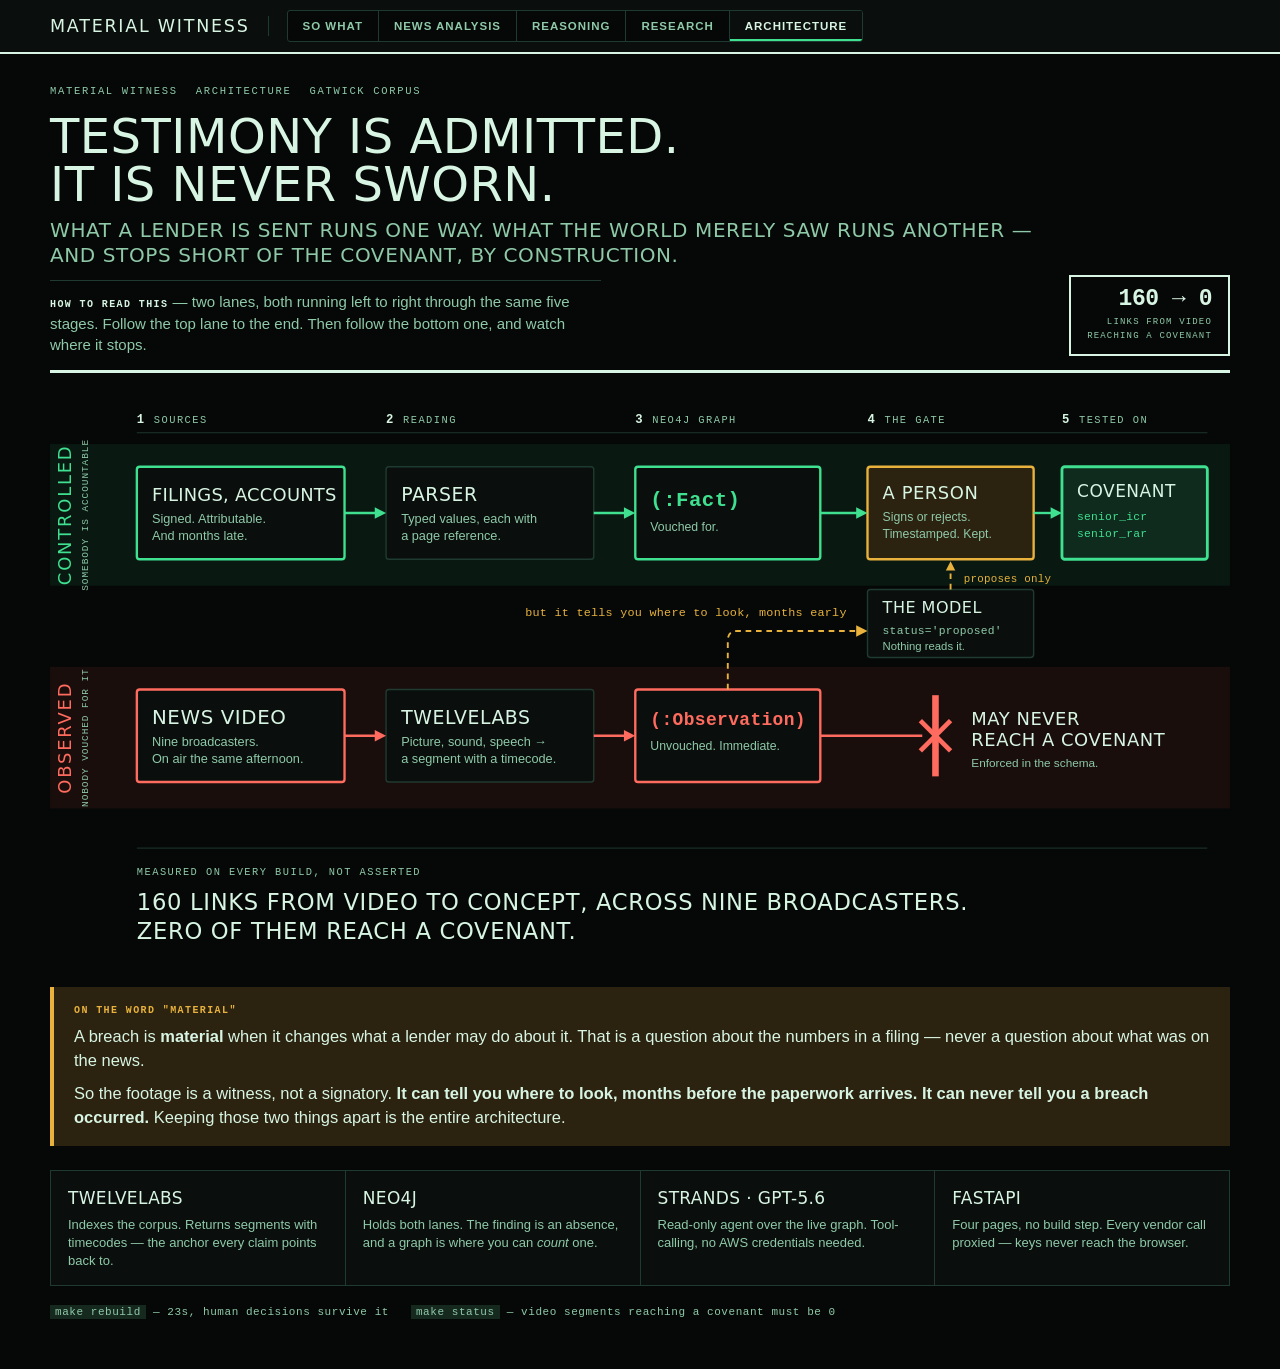
<file: docs/explainers/architecture.html>
<!doctype html>
<meta charset="utf-8">
<meta name="viewport" content="width=device-width,initial-scale=1">
<title>Architecture — Material Witness</title>

<style>
  /* Dark by DEFAULT and aligned to chassis.css's projector skin, so this page does
     not follow the laptop's appearance setting while every other page is forced dark.
     Values mirror the app's tokens: ground = --al-lo, card = --glass, ink = --fg,
     edge = --teal, hot = --err, warn = --warn. Escape hatch: data-theme="light". */
  :root {
    --ground:#050807; --card:#0a0f0d; --ink:#d8f5e3; --ink-soft:#8fc9a8;
    --rule:#1f3a30; --rule-soft:#16291f;
    --edge:#3fe08f; --edge-bg:#0e2b1e;
    --hot:#ff6b5e;  --hot-bg:#2e1512;
    --warn:#e8b23c; --warn-bg:#2b2210;
    --disp:"Futura","Avenir Next Condensed","Avenir Next",system-ui,sans-serif;
    --body:"Avenir Next","Avenir",-apple-system,"Segoe UI",sans-serif;
    --mono:"SF Mono","IBM Plex Mono",ui-monospace,Menlo,Consolas,monospace;
  }
  /* No prefers-color-scheme block: the OS setting must not flip this page while the
     rest of the app is forced dark. data-theme="dark" is kept as an explicit no-op. */
  :root[data-theme="dark"] { --ground:#050807; --card:#0a0f0d; --ink:#d8f5e3; --ink-soft:#8fc9a8;
    --rule:#1f3a30; --rule-soft:#16291f; --edge:#3fe08f; --edge-bg:#0e2b1e;
    --hot:#ff6b5e; --hot-bg:#2e1512; --warn:#e8b23c; --warn-bg:#2b2210; }
  :root[data-theme="light"] { --ground:#E8ECF1; --card:#F8FAFC; --ink:#121A24; --ink-soft:#5A6875;
    --rule:#C3CCD6; --rule-soft:#DDE3EA; --edge:#1F6F7C; --edge-bg:#DCEDEF;
    --hot:#B03A16; --hot-bg:#F8E5DC; --warn:#8A6512; --warn-bg:#F6EDD8; }

  * { box-sizing:border-box; }
  html, body { margin:0; padding:0; background:var(--ground); }
  .sheet { background:var(--ground); color:var(--ink); font-family:var(--body);
           font-size:16px; line-height:1.5; padding:0 22px 48px; }
  .wrap { max-width:1180px; margin:0 auto; }

  /* ---- SITE MASTHEAD ------------------------------------------------------
     The same structure chassis.css uses — wordmark, ruled nav switch, one heavy
     rule beneath — but drawn entirely from THIS sheet's tokens, so it inverts
     with the page instead of dragging a light chrome onto a dark document.
     Inner measure is 1224 - 44 padding = 1180, the exact width of .wrap. */
  .mw-head { background:var(--card); border-bottom:2px solid var(--ink); }
  .mw-head-in { max-width:1224px; margin:0 auto; padding:10px 22px;
                display:flex; align-items:center; gap:18px; flex-wrap:wrap; }
  .mw-head .brand { font-family:var(--disp); font-size:17.5px; font-weight:500;
                    line-height:1.15; letter-spacing:.1em; text-transform:uppercase;
                    color:var(--ink); white-space:nowrap;
                    padding-right:18px; border-right:1px solid var(--rule); }
  .mw-head nav { display:flex; border:1px solid var(--rule); border-radius:3px;
                 background:var(--ground); overflow:hidden; }
  .mw-head nav a { display:flex; align-items:center; text-decoration:none;
                   font-family:var(--body); font-size:11.5px; font-weight:600;
                   letter-spacing:.085em; text-transform:uppercase;
                   color:var(--ink-soft); padding:9px 15px;
                   transition:background-color .12s ease, color .12s ease; }
  .mw-head nav a + a { border-left:1px solid var(--rule); }
  .mw-head nav a:hover { background:var(--rule-soft); color:var(--ink); }
  .mw-head nav a.on { background:var(--card); color:var(--ink); font-weight:700;
                      box-shadow:inset 0 -2px 0 var(--edge); }
  .mw-head nav a:focus-visible { outline:2px solid var(--edge); outline-offset:-3px; }

  .mast { padding:30px 0 14px; border-bottom:3px solid var(--ink); margin-bottom:8px;
          display:flex; align-items:flex-end; gap:26px; flex-wrap:wrap; }
  .mast .l { flex:1 1 460px; }
  .strip { font-family:var(--mono); font-size:10.5px; letter-spacing:.16em; text-transform:uppercase;
           color:var(--ink-soft); display:flex; flex-wrap:wrap; gap:6px 18px; margin-bottom:12px; }
  h1 { font-family:var(--disp); font-size:clamp(30px,4.4vw,48px); line-height:1; font-weight:500;
       letter-spacing:.01em; margin:0 0 10px; text-transform:uppercase; }
  .standfirst { font-family:var(--disp); font-size:clamp(16px,2vw,20px); line-height:1.25;
                color:var(--ink-soft); margin:0; text-transform:uppercase; letter-spacing:.03em; }
  .howto { font-size:15px; line-height:1.45; color:var(--ink-soft); margin:12px 0 0; max-width:66ch;
           border-top:1px solid var(--rule); padding-top:10px; }
  .howto b { font-family:var(--mono); font-size:10px; letter-spacing:.14em; text-transform:uppercase;
             color:var(--ink); font-weight:600; }
  .seal { border:2px solid var(--ink); padding:11px 16px; text-align:right; }
  .seal b { font-family:var(--mono); font-size:23px; font-weight:600; display:block; line-height:1;
            letter-spacing:-.02em; }
  .seal span { font-family:var(--mono); font-size:9px; letter-spacing:.13em; text-transform:uppercase;
               color:var(--ink-soft); display:block; margin-top:5px; }

  figure { margin:22px 0 0; }
  svg { width:100%; height:auto; display:block; }
  .dg-box { fill:var(--card); stroke:var(--rule); stroke-width:1.5; }
  .dg-ctrl { stroke:var(--edge); stroke-width:2.5; }
  .dg-obs  { stroke:var(--hot);  stroke-width:2.5; }
  .dg-gate { fill:var(--warn-bg); stroke:var(--warn); stroke-width:2.5; }
  .dg-cov  { fill:var(--edge-bg); stroke:var(--edge); stroke-width:3; }
  .dg-t  { font-family:"Futura","Avenir Next Condensed",system-ui,sans-serif; font-weight:500;
           text-transform:uppercase; letter-spacing:.03em; fill:var(--ink); }
  .dg-s  { font-family:"Avenir Next",-apple-system,sans-serif; fill:var(--ink-soft); }
  .dg-m  { font-family:"SF Mono",ui-monospace,Menlo,monospace; letter-spacing:.02em; }
  .dg-lbl{ font-family:"SF Mono",ui-monospace,Menlo,monospace; font-size:11px; letter-spacing:.14em;
           text-transform:uppercase; fill:var(--ink-soft); }
  .dg-num{ font-family:"SF Mono",ui-monospace,Menlo,monospace; font-size:13px; font-weight:700;
           fill:var(--ink); }
  .dg-lane { font-family:"Futura","Avenir Next Condensed",system-ui,sans-serif; font-size:19px;
             font-weight:500; text-transform:uppercase; letter-spacing:.1em; text-anchor:middle; }
  .dg-lane-s { font-family:"SF Mono",ui-monospace,Menlo,monospace; font-size:10px; letter-spacing:.1em;
               text-transform:uppercase; fill:var(--ink-soft); text-anchor:middle; }
  .flowc { stroke:var(--edge); stroke-width:2.5; fill:none; }
  .flowo { stroke:var(--hot);  stroke-width:2.5; fill:none; }
  .flowd { stroke:var(--warn); stroke-width:2; fill:none; stroke-dasharray:6 5; }

  .note { border-left:4px solid var(--warn); background:var(--warn-bg); padding:16px 20px; margin-top:26px; }
  .note b { font-family:var(--mono); font-size:10px; letter-spacing:.14em; text-transform:uppercase;
            color:var(--warn); display:block; margin-bottom:7px; font-weight:600; }
  .note p { margin:0; font-size:16.5px; line-height:1.45; }
  .note p + p { margin-top:9px; }

  .stack { display:grid; grid-template-columns:repeat(4,1fr); gap:1px; background:var(--rule);
           border:1px solid var(--rule); margin-top:24px; }
  @media (max-width:800px) { .stack { grid-template-columns:1fr 1fr; } }
  .stack > div { background:var(--card); padding:15px 17px; }
  .stack .v { font-family:var(--disp); font-size:17px; font-weight:500; text-transform:uppercase;
              letter-spacing:.02em; margin:0 0 4px; }
  .stack p { margin:0; font-size:13px; color:var(--ink-soft); line-height:1.4; }
  .foot { font-family:var(--mono); font-size:11px; letter-spacing:.05em; color:var(--ink-soft);
          margin-top:18px; display:flex; gap:8px 22px; flex-wrap:wrap; }
  .foot code { background:var(--rule-soft); padding:1px 5px; }
</style>

<header class="mw-head">
  <div class="mw-head-in">
    <span class="brand">MATERIAL WITNESS</span>
    <nav>
      <a href="/story.html">So what</a>
      <a href="/">News analysis</a>
      <a href="/graph.html">Reasoning</a>
    <a href="/research.html">Research</a>
      <a href="/explainers/architecture.html" class="on">Architecture</a>
    </nav>
  </div>
</header>

<div class="sheet">
<div class="wrap">

  <div class="mast">
    <div class="l">
      <div class="strip"><span>Material Witness</span><span>Architecture</span><span>Gatwick corpus</span></div>
      <h1>Testimony is admitted.<br>It is never sworn.</h1>
      <p class="standfirst">What a lender is sent runs one way. What the world merely saw runs another —
        and stops short of the covenant, by construction.</p>
      <p class="howto"><b>How to read this</b> — two lanes, both running left to right through the same five
        stages. Follow the top lane to the end. Then follow the bottom one, and watch where it stops.</p>
    </div>
    <div class="seal">
      <b>160 → 0</b>
      <span>Links from video<br>Reaching a covenant</span>
    </div>
  </div>

  <figure>
  <svg viewBox="0 0 1250 600" role="img" aria-label="Two lanes run left to right through five stages. The controlled document lane reaches the covenant through a human gate. The observed video lane is stopped before it.">

    <!-- ============ lane bands ============ -->
    <rect x="0" y="52" width="1250" height="150" fill="var(--edge-bg)" opacity=".5"/>
    <rect x="0" y="288" width="1250" height="150" fill="var(--hot-bg)" opacity=".5"/>

    <!-- ============ numbered stage headers ============ -->
    <line x1="92" y1="40" x2="1226" y2="40" stroke="var(--rule)" stroke-width="1"/>
    <text class="dg-num" x="92"   y="30">1</text><text class="dg-lbl" x="110"  y="30">Sources</text>
    <text class="dg-num" x="356"  y="30">2</text><text class="dg-lbl" x="374"  y="30">Reading</text>
    <text class="dg-num" x="620"  y="30">3</text><text class="dg-lbl" x="638"  y="30">Neo4j graph</text>
    <text class="dg-num" x="866"  y="30">4</text><text class="dg-lbl" x="884"  y="30">The gate</text>
    <text class="dg-num" x="1072" y="30">5</text><text class="dg-lbl" x="1090" y="30">Tested on</text>

    <!-- ============ lane names, in the gutter ============ -->
    <text class="dg-lane" x="-127" y="22" transform="rotate(-90)" fill="var(--edge)">Controlled</text>
    <text class="dg-lane-s" x="-127" y="40" transform="rotate(-90)">Somebody is accountable</text>
    <text class="dg-lane" x="-363" y="22" transform="rotate(-90)" fill="var(--hot)">Observed</text>
    <text class="dg-lane-s" x="-363" y="40" transform="rotate(-90)">Nobody vouched for it</text>

    <!-- ================= CONTROLLED LANE (top) ================= -->
    <rect class="dg-box dg-ctrl" x="92"  y="76" width="220" height="98" rx="3"/>
    <!-- 19, not 21: at 21 the final S crosses the box's right stroke (222 units of
         text in a 204-unit measure). 19 is already in this sheet's scale. -->
    <text class="dg-t"  x="108" y="112" font-size="19" textLength="196" lengthAdjust="spacing">Filings, accounts</text>
    <text class="dg-s"  x="108" y="136" font-size="13.5">Signed. Attributable.</text>
    <text class="dg-s"  x="108" y="154" font-size="13.5">And months late.</text>

    <rect class="dg-box" x="356" y="76" width="220" height="98" rx="3"/>
    <text class="dg-t"  x="372" y="112" font-size="20">Parser</text>
    <text class="dg-s"  x="372" y="136" font-size="13.5">Typed values, each with</text>
    <text class="dg-s"  x="372" y="154" font-size="13.5">a page reference.</text>

    <rect class="dg-box dg-ctrl" x="620" y="76" width="196" height="98" rx="3"/>
    <text class="dg-m"  x="636" y="118" font-size="22" font-weight="600" fill="var(--edge)">(:Fact)</text>
    <text class="dg-s"  x="636" y="144" font-size="13">Vouched for.</text>

    <!-- ================= OBSERVED LANE (bottom) ================= -->
    <rect class="dg-box dg-obs" x="92"  y="312" width="220" height="98" rx="3"/>
    <text class="dg-t"  x="108" y="348" font-size="21">News video</text>
    <text class="dg-s"  x="108" y="372" font-size="13.5">Nine broadcasters.</text>
    <text class="dg-s"  x="108" y="390" font-size="13.5">On air the same afternoon.</text>

    <rect class="dg-box" x="356" y="312" width="220" height="98" rx="3"/>
    <text class="dg-t"  x="372" y="348" font-size="20">TwelveLabs</text>
    <text class="dg-s"  x="372" y="372" font-size="13.5">Picture, sound, speech →</text>
    <text class="dg-s"  x="372" y="390" font-size="13.5">a segment with a timecode.</text>

    <rect class="dg-box dg-obs" x="620" y="312" width="196" height="98" rx="3"/>
    <text class="dg-m"  x="636" y="350" font-size="19" font-weight="600" fill="var(--hot)">(:Observation)</text>
    <text class="dg-s"  x="636" y="376" font-size="13">Unvouched. Immediate.</text>

    <!-- ================= THE GATE ================= -->
    <rect class="dg-gate" x="866" y="76" width="176" height="98" rx="3"/>
    <text class="dg-t"  x="882" y="110" font-size="19" fill="var(--warn)">A person</text>
    <text class="dg-s"  x="882" y="133" font-size="13">Signs or rejects.</text>
    <text class="dg-s"  x="882" y="151" font-size="13">Timestamped. Kept.</text>

    <rect class="dg-box" x="866" y="206" width="176" height="72" rx="3"/>
    <text class="dg-t"  x="882" y="231" font-size="17">The model</text>
    <text class="dg-m"  x="882" y="253" font-size="12" fill="var(--ink-soft)">status='proposed'</text>
    <text class="dg-s"  x="882" y="270" font-size="12">Nothing reads it.</text>
    <path class="flowd" d="M954 206 L954 182"/>
    <polygon points="954,176 949,186 959,186" fill="var(--warn)"/>
    <text class="dg-m" x="968" y="198" font-size="11.5" fill="var(--warn)">proposes only</text>

    <!-- ================= COVENANT ================= -->
    <rect class="dg-cov" x="1072" y="76" width="154" height="98" rx="3"/>
    <text class="dg-t"  x="1088" y="108" font-size="18" fill="var(--edge)">Covenant</text>
    <text class="dg-m"  x="1088" y="132" font-size="12" fill="var(--edge)">senior_icr</text>
    <text class="dg-m"  x="1088" y="150" font-size="12" fill="var(--edge)">senior_rar</text>

    <!-- ================= CONTROLLED ARROWS ================= -->
    <path class="flowc" d="M312 125 L348 125"/><polygon points="356,125 344,119 344,131" fill="var(--edge)"/>
    <path class="flowc" d="M576 125 L612 125"/><polygon points="620,125 608,119 608,131" fill="var(--edge)"/>
    <path class="flowc" d="M816 125 L858 125"/><polygon points="866,125 854,119 854,131" fill="var(--edge)"/>
    <path class="flowc" d="M1042 125 L1064 125"/><polygon points="1072,125 1060,119 1060,131" fill="var(--edge)"/>

    <!-- ================= OBSERVED ARROWS ================= -->
    <path class="flowo" d="M312 361 L348 361"/><polygon points="356,361 344,355 344,367" fill="var(--hot)"/>
    <path class="flowo" d="M576 361 L612 361"/><polygon points="620,361 608,355 608,367" fill="var(--hot)"/>

    <!-- the blocked run -->
    <path class="flowo" d="M816 361 L924 361"/>
    <line x1="938" y1="318" x2="938" y2="404" stroke="var(--hot)" stroke-width="7"/>
    <line x1="922" y1="345" x2="954" y2="377" stroke="var(--hot)" stroke-width="5"/>
    <line x1="954" y1="345" x2="922" y2="377" stroke="var(--hot)" stroke-width="5"/>
    <text class="dg-t" x="976" y="350" font-size="19" fill="var(--hot)">May never</text>
    <text class="dg-t" x="976" y="372" font-size="19" fill="var(--hot)">reach a covenant</text>
    <text class="dg-s" x="976" y="394" font-size="12.5">Enforced in the schema.</text>

    <!-- the useful path. The arrow still lands on THE MODEL, but stops at its left
         edge instead of running through it, and the caption is right-aligned to the
         arrowhead so it sits in clear space to the left of the box. -->
    <path class="flowd" d="M718 312 L718 260 Q718 250 728 250 L858 250"/>
    <polygon points="866,250 854,244 854,256" fill="var(--warn)"/>
    <text class="dg-m" x="844" y="234" font-size="12.5" fill="var(--warn)" text-anchor="end">but it tells you where to look, months early</text>

    <!-- ================= footer measure ================= -->
    <line x1="92" y1="480" x2="1226" y2="480" stroke="var(--rule)" stroke-width="1"/>
    <text class="dg-lbl" x="92" y="508">Measured on every build, not asserted</text>
    <text class="dg-t"   x="92" y="546" font-size="24">160 links from video to concept, across nine broadcasters.</text>
    <text class="dg-t"   x="92" y="576" font-size="24" fill="var(--hot)">Zero of them reach a covenant.</text>
  </svg>
  </figure>

  <div class="note">
    <b>On the word "material"</b>
    <p>A breach is <strong>material</strong> when it changes what a lender may do about it. That is a question
      about the numbers in a filing — never a question about what was on the news.</p>
    <p>So the footage is a witness, not a signatory. <strong>It can tell you where to look, months before the
      paperwork arrives. It can never tell you a breach occurred.</strong> Keeping those two things apart is
      the entire architecture.</p>
  </div>

  <div class="stack">
    <div><div class="v">TwelveLabs</div><p>Indexes the corpus. Returns segments with timecodes — the anchor every claim points back to.</p></div>
    <div><div class="v">Neo4j</div><p>Holds both lanes. The finding is an absence, and a graph is where you can <em>count</em> one.</p></div>
    <div><div class="v">Strands · GPT-5.6</div><p>Read-only agent over the live graph. Tool-calling, no AWS credentials needed.</p></div>
    <div><div class="v">FastAPI</div><p>Four pages, no build step. Every vendor call proxied — keys never reach the browser.</p></div>
  </div>

  <div class="foot">
    <span><code>make rebuild</code> — 23s, human decisions survive it</span>
    <span><code>make status</code> — video segments reaching a covenant must be 0</span>
  </div>

</div>
</div>
</file>
